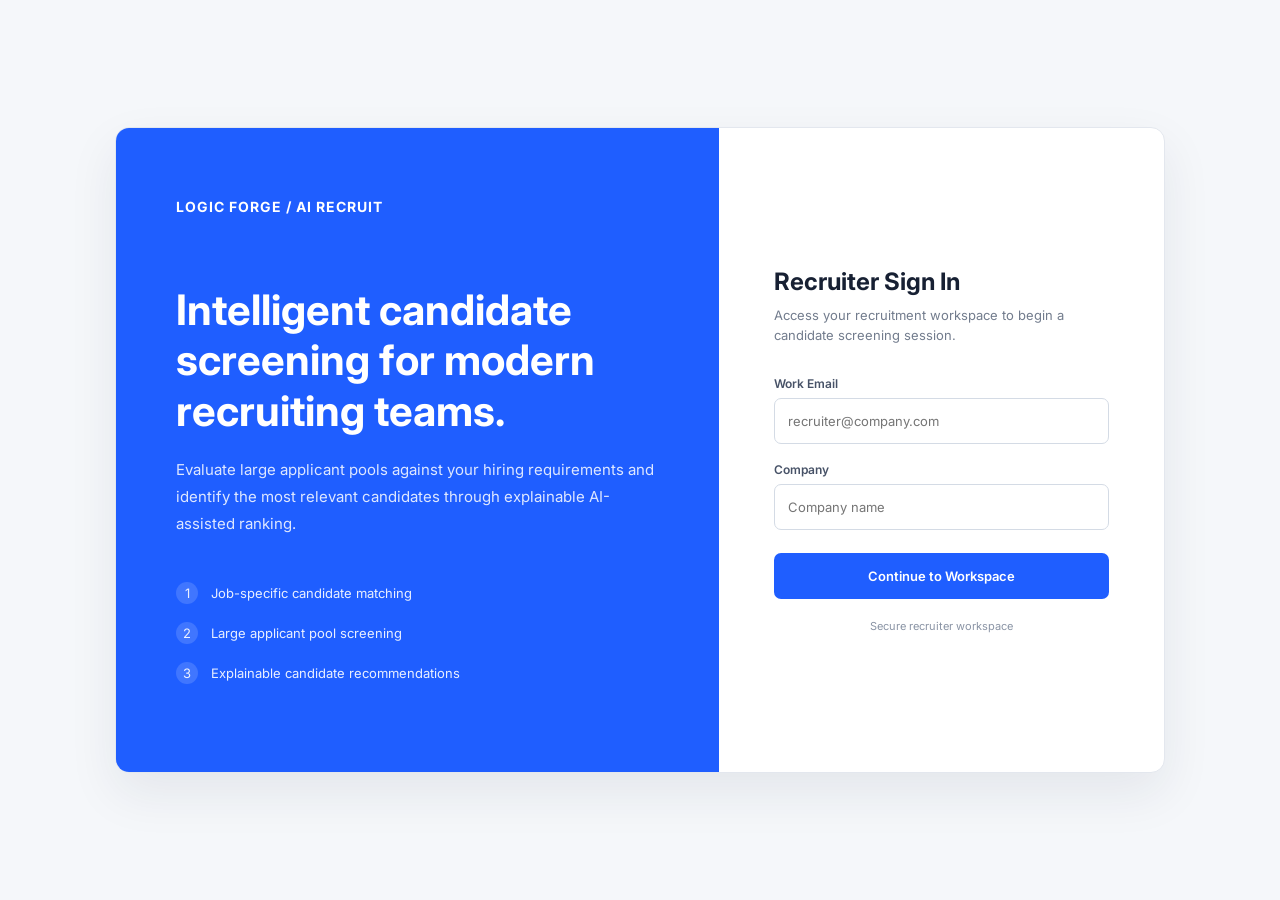
<file: frontend/templates/index.html>
<!DOCTYPE html>
<html lang="en">

<head>

    <meta charset="UTF-8">

    <meta name="viewport"
          content="width=device-width, initial-scale=1.0">

    <title>Logic Forge | AI Recruit</title>

    <link rel="preconnect"
          href="https://fonts.googleapis.com">

    <link rel="preconnect"
          href="https://fonts.gstatic.com"
          crossorigin>

    <link href="https://fonts.googleapis.com/css2?family=Inter:wght@400;500;600;700&display=swap"
          rel="stylesheet">

    <style>

        * {
            margin: 0;
            padding: 0;
            box-sizing: border-box;
        }

        body {
            font-family: "Inter", sans-serif;
            background: #f5f7fa;
            color: #172033;
            min-height: 100vh;
        }

        .page {
            min-height: 100vh;
            display: flex;
            align-items: center;
            justify-content: center;
            padding: 30px;
        }

        .layout {
            width: min(1050px, 95%);
            display: grid;
            grid-template-columns: 1.15fr .85fr;
            background: white;
            border: 1px solid #e3e7ee;
            border-radius: 14px;
            overflow: hidden;
            box-shadow: 0 20px 50px rgba(20, 35, 60, .08);
        }

        .intro {
            padding: 70px 60px;
            background: #1f5eff;
            color: white;
        }

        .brand {
            font-size: 14px;
            font-weight: 700;
            letter-spacing: 1px;
            margin-bottom: 70px;
        }

        .intro h1 {
            font-size: 42px;
            line-height: 1.2;
            margin-bottom: 20px;
        }

        .intro p {
            font-size: 15px;
            line-height: 1.8;
            max-width: 500px;
            color: rgba(255,255,255,.85);
        }

        .features {
            margin-top: 45px;
        }

        .feature {
            margin-bottom: 18px;
            font-size: 13px;
            color: rgba(255,255,255,.9);
        }

        .feature span {
            display: inline-block;
            width: 22px;
            height: 22px;
            border-radius: 50%;
            background: rgba(255,255,255,.15);
            text-align: center;
            line-height: 22px;
            margin-right: 9px;
        }

        .login-area {
            padding: 70px 55px;
            display: flex;
            flex-direction: column;
            justify-content: center;
        }

        .login-area h2 {
            font-size: 24px;
            margin-bottom: 9px;
        }

        .subtitle {
            color: #727c8d;
            font-size: 13px;
            line-height: 1.6;
            margin-bottom: 30px;
        }

        label {
            display: block;
            font-size: 12px;
            font-weight: 600;
            margin-bottom: 7px;
            color: #475267;
        }

        input {
            width: 100%;
            height: 46px;
            border: 1px solid #d4dbe5;
            border-radius: 7px;
            padding: 0 13px;
            font-family: inherit;
            font-size: 13px;
            margin-bottom: 18px;
            outline: none;
        }

        input:focus {
            border-color: #1f5eff;
        }

        button {
            width: 100%;
            height: 46px;
            border: none;
            border-radius: 7px;
            background: #1f5eff;
            color: white;
            font-family: inherit;
            font-size: 13px;
            font-weight: 600;
            cursor: pointer;
            margin-top: 5px;
        }

        button:hover {
            background: #174edb;
        }

        .notice {
            margin-top: 20px;
            text-align: center;
            font-size: 11px;
            color: #8a94a5;
        }

        @media(max-width: 800px) {

            .layout {
                grid-template-columns: 1fr;
            }

            .intro {
                padding: 45px 35px;
            }

            .brand {
                margin-bottom: 40px;
            }

            .intro h1 {
                font-size: 32px;
            }

            .login-area {
                padding: 45px 35px;
            }

        }

    </style>

</head>

<body>

<div class="page">

    <div class="layout">

        <section class="intro">

            <div class="brand">
                LOGIC FORGE / AI RECRUIT
            </div>

            <h1>
                Intelligent candidate screening for modern recruiting teams.
            </h1>

            <p>
                Evaluate large applicant pools against your hiring
                requirements and identify the most relevant candidates
                through explainable AI-assisted ranking.
            </p>

            <div class="features">

                <div class="feature">
                    <span>1</span>
                    Job-specific candidate matching
                </div>

                <div class="feature">
                    <span>2</span>
                    Large applicant pool screening
                </div>

                <div class="feature">
                    <span>3</span>
                    Explainable candidate recommendations
                </div>

            </div>

        </section>


        <section class="login-area">

            <h2>
                Recruiter Sign In
            </h2>

            <p class="subtitle">
                Access your recruitment workspace to begin
                a candidate screening session.
            </p>


            <form
                action="/login"
                method="POST"
            >

                <label for="email">
                    Work Email
                </label>

                <input
                    type="email"
                    id="email"
                    name="email"
                    placeholder="recruiter@company.com"
                    required
                >


                <label for="company">
                    Company
                </label>

                <input
                    type="text"
                    id="company"
                    name="company"
                    placeholder="Company name"
                    required
                >


                <button type="submit">
                    Continue to Workspace
                </button>

            </form>


            <div class="notice">
                Secure recruiter workspace
            </div>

        </section>

    </div>

</div>

</body>

</html>
</file>
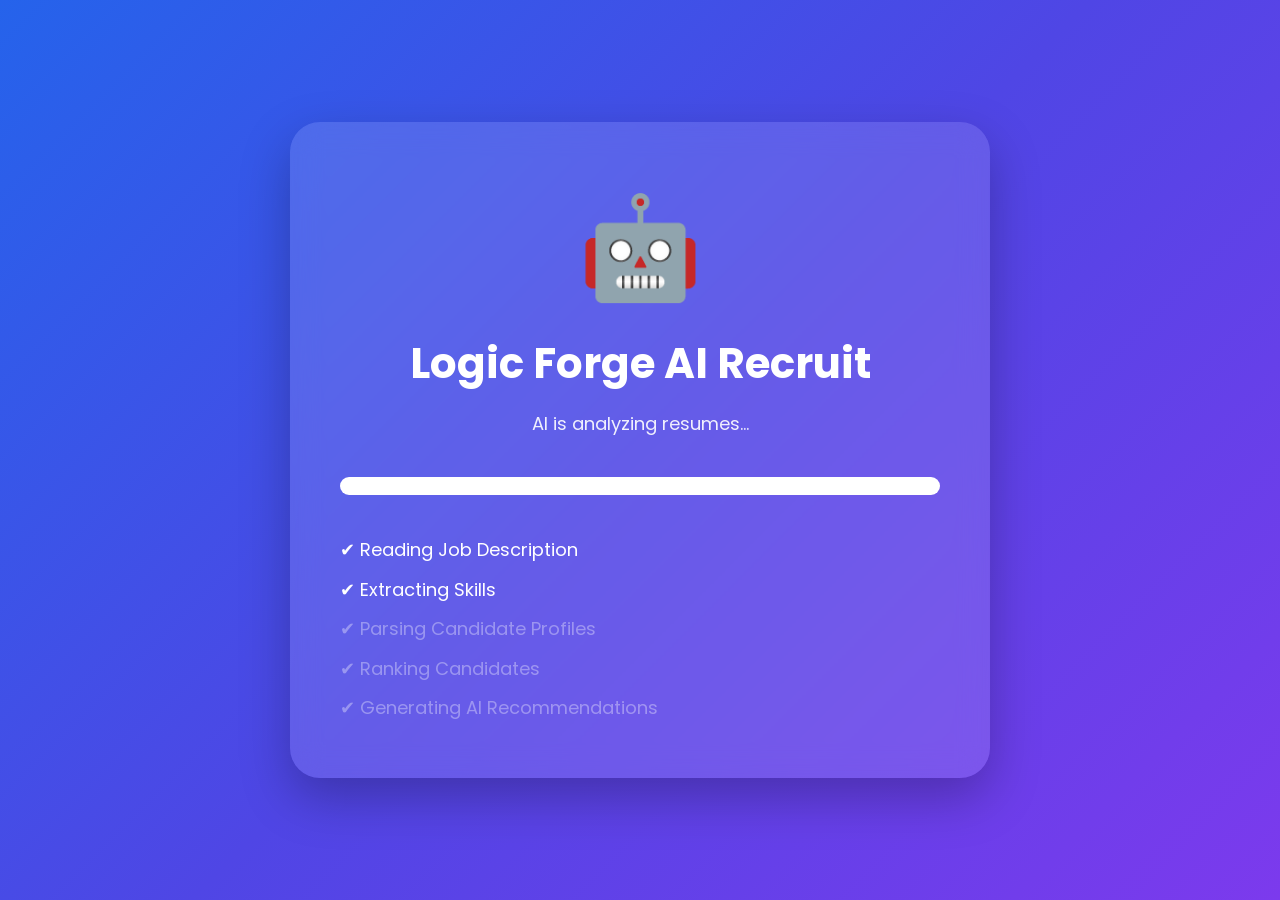
<file: frontend/templates/loading.html>
<!DOCTYPE html>
<html lang="en">

<head>

<meta charset="UTF-8">

<meta name="viewport"
content="width=device-width, initial-scale=1.0">

<title>Logic Forge AI Recruit</title>

<link rel="preconnect"
href="https://fonts.googleapis.com">

<link rel="preconnect"
href="https://fonts.gstatic.com"
crossorigin>

<link href="https://fonts.googleapis.com/css2?family=Poppins:wght@300;400;500;600;700&display=swap"
rel="stylesheet">

<style>

*{

margin:0;
padding:0;
box-sizing:border-box;
font-family:'Poppins',sans-serif;

}

body{

height:100vh;

display:flex;

justify-content:center;

align-items:center;

background:linear-gradient(135deg,#2563EB,#4F46E5,#7C3AED);

overflow:hidden;

color:white;

}

.container{

width:700px;

background:rgba(255,255,255,.12);

backdrop-filter:blur(15px);

padding:50px;

border-radius:30px;

text-align:center;

box-shadow:0 20px 50px rgba(0,0,0,.25);

}

.robot{

font-size:100px;

animation:float 3s infinite ease-in-out;

}

h1{

margin-top:10px;

font-size:42px;

}

.subtitle{

margin-top:15px;

font-size:18px;

opacity:.9;

}

.progress{

margin-top:40px;

height:18px;

background:rgba(255,255,255,.2);

border-radius:30px;

overflow:hidden;

}

.bar{

height:100%;

width:0%;

background:white;

animation:loading 3s linear forwards;

}

.tasks{

margin-top:35px;

text-align:left;

font-size:18px;

line-height:2.2;

}

.task{

opacity:.35;

transition:.5s;

}

.active{

opacity:1;

}

@keyframes loading{

0%{

width:0;

}

100%{

width:100%;

}

}

@keyframes float{

0%{

transform:translateY(0);

}

50%{

transform:translateY(-15px);

}

100%{

transform:translateY(0);

}

}

</style>

</head>

<body>

<div class="container">

<div class="robot">

🤖

</div>

<h1>

Logic Forge AI Recruit

</h1>

<p class="subtitle">

AI is analyzing resumes...

</p>

<div class="progress">

<div class="bar"></div>

</div>

<div class="tasks">

<div class="task active" id="t1">

✔ Reading Job Description

</div>

<div class="task" id="t2">

✔ Extracting Skills

</div>

<div class="task" id="t3">

✔ Parsing Candidate Profiles

</div>

<div class="task" id="t4">

✔ Ranking Candidates

</div>

<div class="task" id="t5">

✔ Generating AI Recommendations

</div>

</div>

</div>

<script>

const tasks=[

"t1",
"t2",
"t3",
"t4",
"t5"

];

let i=1;

const timer=setInterval(()=>{

if(i<tasks.length){

document.getElementById(tasks[i]).classList.add("active");

i++;

}

},600);

setTimeout(()=>{

window.location.href="/process";

},3200);

</script>

</body>

</html>
</file>
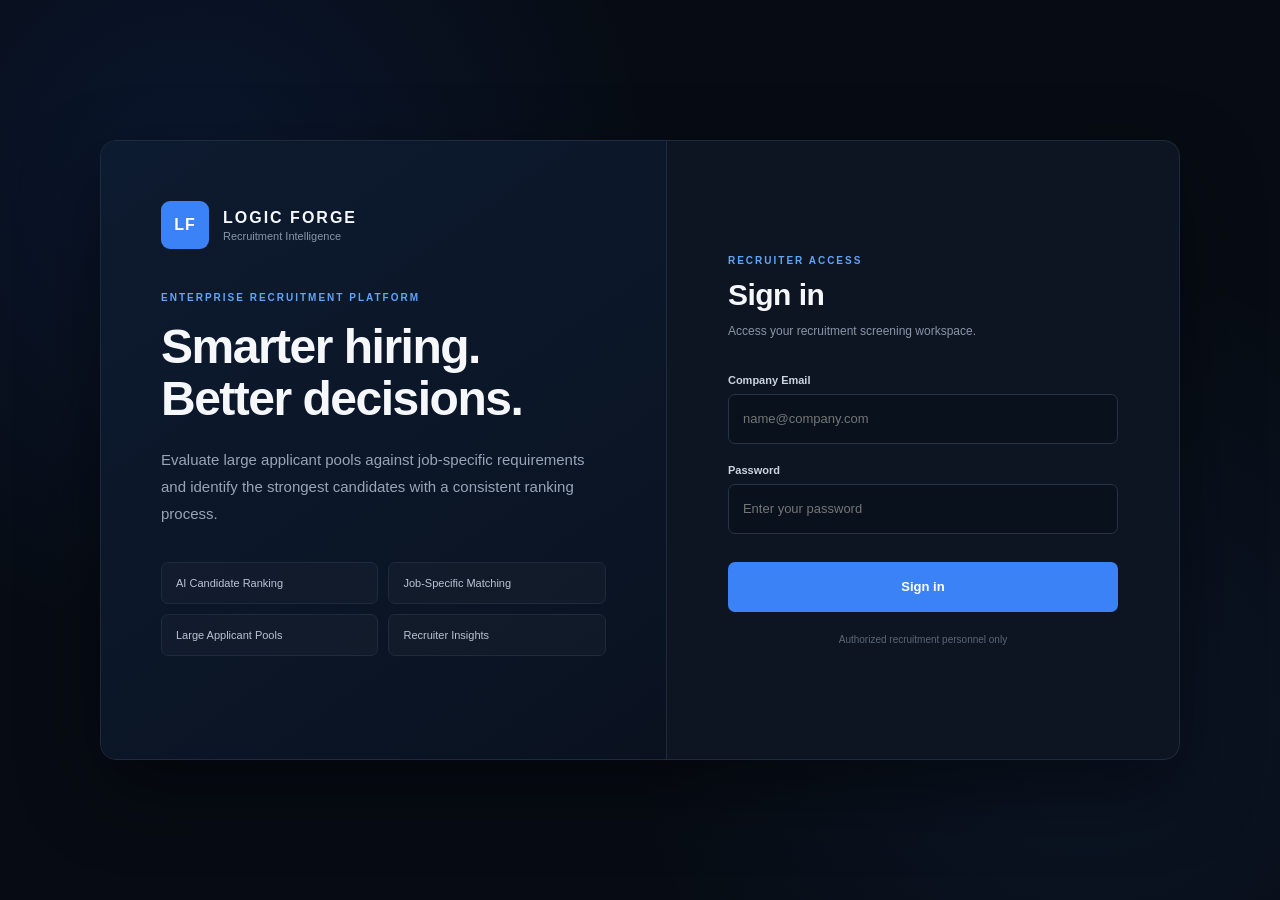
<file: frontend/templates/login.html>
<!DOCTYPE html>
<html lang="en">

<head>

    <meta charset="UTF-8">

    <meta name="viewport"
          content="width=device-width, initial-scale=1.0">

    <title>Logic Forge | Sign In</title>

    <style>

        * {
            margin: 0;
            padding: 0;
            box-sizing: border-box;
        }

        :root {
            --bg: #070c14;
            --panel: #0d1522;
            --panel-light: #111c2c;
            --border: #1e2b3d;

            --text: #f5f7fb;
            --muted: #8995a8;

            --blue: #3b82f6;
            --blue-dark: #2563eb;
        }

        body {

            min-height: 100vh;

            background:
                radial-gradient(
                    circle at 15% 20%,
                    rgba(37, 99, 235, .12),
                    transparent 35%
                ),
                radial-gradient(
                    circle at 85% 80%,
                    rgba(59, 130, 246, .08),
                    transparent 35%
                ),
                var(--bg);

            font-family:
                Inter,
                -apple-system,
                BlinkMacSystemFont,
                "Segoe UI",
                sans-serif;

            color: var(--text);

            display: flex;
            align-items: center;
            justify-content: center;

            padding: 30px;
        }


        .login-wrapper {

            width: 100%;
            max-width: 1080px;

            min-height: 620px;

            display: grid;

            grid-template-columns: 1.05fr .95fr;

            background: var(--panel);

            border: 1px solid var(--border);

            border-radius: 16px;

            overflow: hidden;

            box-shadow:
                0 30px 80px
                rgba(0, 0, 0, .45);
        }


        /* LEFT */

        .brand-panel {

            position: relative;

            padding: 60px;

            background:
                linear-gradient(
                    145deg,
                    #0d1b30,
                    #0a1220
                );

            border-right: 1px solid var(--border);

            display: flex;

            flex-direction: column;

            justify-content: space-between;
        }


        .brand {

            display: flex;

            align-items: center;

            gap: 14px;
        }


        .brand-mark {

            width: 48px;
            height: 48px;

            border-radius: 9px;

            background: var(--blue);

            display: flex;

            align-items: center;
            justify-content: center;

            color: white;

            font-weight: 800;

            letter-spacing: 1px;
        }


        .brand-name {

            font-size: 16px;

            font-weight: 700;

            letter-spacing: 2px;
        }


        .brand-subtitle {

            color: var(--muted);

            font-size: 11px;

            margin-top: 3px;
        }


        .hero-content {

            max-width: 470px;
        }


        .hero-label {

            color: #60a5fa;

            font-size: 10px;

            font-weight: 700;

            letter-spacing: 2px;

            margin-bottom: 18px;
        }


        .hero-content h1 {

            font-size: 48px;

            line-height: 1.08;

            letter-spacing: -1.5px;

            margin-bottom: 22px;
        }


        .hero-content p {

            color: #98a5b8;

            font-size: 15px;

            line-height: 1.8;
        }


        .feature-list {

            display: grid;

            grid-template-columns: 1fr 1fr;

            gap: 10px;

            margin-top: 35px;
        }


        .feature {

            padding: 14px;

            border: 1px solid var(--border);

            background: rgba(255,255,255,.025);

            border-radius: 7px;

            color: #b9c4d4;

            font-size: 11px;
        }


        /* RIGHT */

        .form-panel {

            padding: 60px;

            display: flex;

            align-items: center;

            justify-content: center;
        }


        .form-container {

            width: 100%;

            max-width: 390px;
        }


        .form-container .label {

            color: #60a5fa;

            font-size: 10px;

            font-weight: 700;

            letter-spacing: 2px;

            margin-bottom: 12px;
        }


        .form-container h2 {

            font-size: 30px;

            margin-bottom: 9px;

            letter-spacing: -.5px;
        }


        .description {

            color: var(--muted);

            font-size: 12px;

            line-height: 1.7;

            margin-bottom: 32px;
        }


        .form-group {

            margin-bottom: 20px;
        }


        .form-group label {

            display: block;

            font-size: 11px;

            font-weight: 600;

            color: #cbd5e1;

            margin-bottom: 8px;
        }


        .form-group input {

            width: 100%;

            height: 50px;

            border-radius: 7px;

            border: 1px solid #253449;

            background: #09111d;

            color: white;

            padding: 0 14px;

            font-size: 13px;

            outline: none;

            transition: .2s;
        }


        .form-group input:focus {

            border-color: var(--blue);

            box-shadow:
                0 0 0 3px
                rgba(59,130,246,.10);
        }


        .login-button {

            width: 100%;

            height: 50px;

            border: none;

            border-radius: 7px;

            background: var(--blue);

            color: white;

            font-size: 13px;

            font-weight: 650;

            cursor: pointer;

            margin-top: 8px;

            transition: .2s;
        }


        .login-button:hover {

            background: var(--blue-dark);

            transform: translateY(-1px);

            box-shadow:
                0 10px 25px
                rgba(37,99,235,.22);
        }


        .security-note {

            text-align: center;

            color: #596679;

            font-size: 10px;

            margin-top: 22px;
        }


        @media(max-width: 850px) {

            .login-wrapper {

                grid-template-columns: 1fr;

            }

            .brand-panel {

                padding: 40px;

                min-height: 400px;

                border-right: none;

                border-bottom: 1px solid var(--border);
            }

            .form-panel {

                padding: 40px;
            }

            .hero-content h1 {

                font-size: 38px;
            }
        }


        @media(max-width: 500px) {

            body {

                padding: 15px;
            }

            .brand-panel,
            .form-panel {

                padding: 30px;
            }

            .feature-list {

                grid-template-columns: 1fr;
            }
        }

    </style>

</head>


<body>


<div class="login-wrapper">


    <section class="brand-panel">


        <div class="brand">

            <div class="brand-mark">
                LF
            </div>

            <div>

                <div class="brand-name">
                    LOGIC FORGE
                </div>

                <div class="brand-subtitle">
                    Recruitment Intelligence
                </div>

            </div>

        </div>


        <div class="hero-content">

            <div class="hero-label">
                ENTERPRISE RECRUITMENT PLATFORM
            </div>

            <h1>
                Smarter hiring.
                Better decisions.
            </h1>

            <p>
                Evaluate large applicant pools against
                job-specific requirements and identify
                the strongest candidates with a consistent
                ranking process.
            </p>


            <div class="feature-list">

                <div class="feature">
                    AI Candidate Ranking
                </div>

                <div class="feature">
                    Job-Specific Matching
                </div>

                <div class="feature">
                    Large Applicant Pools
                </div>

                <div class="feature">
                    Recruiter Insights
                </div>

            </div>

        </div>


        <div></div>


    </section>


    <section class="form-panel">

        <div class="form-container">

            <div class="label">
                RECRUITER ACCESS
            </div>

            <h2>
                Sign in
            </h2>

            <p class="description">
                Access your recruitment screening workspace.
            </p>


            <form
                action="{{ url_for('login') }}"
                method="POST">


                <div class="form-group">

                    <label>
                        Company Email
                    </label>

                    <input
                        type="email"
                        name="email"
                        placeholder="name@company.com"
                        required>

                </div>


                <div class="form-group">

                    <label>
                        Password
                    </label>

                    <input
                        type="password"
                        name="password"
                        placeholder="Enter your password"
                        required>

                </div>


                <button
                    type="submit"
                    class="login-button">

                    Sign in

                </button>


            </form>


            <div class="security-note">
                Authorized recruitment personnel only
            </div>

        </div>

    </section>


</div>


</body>

</html>
</file>
